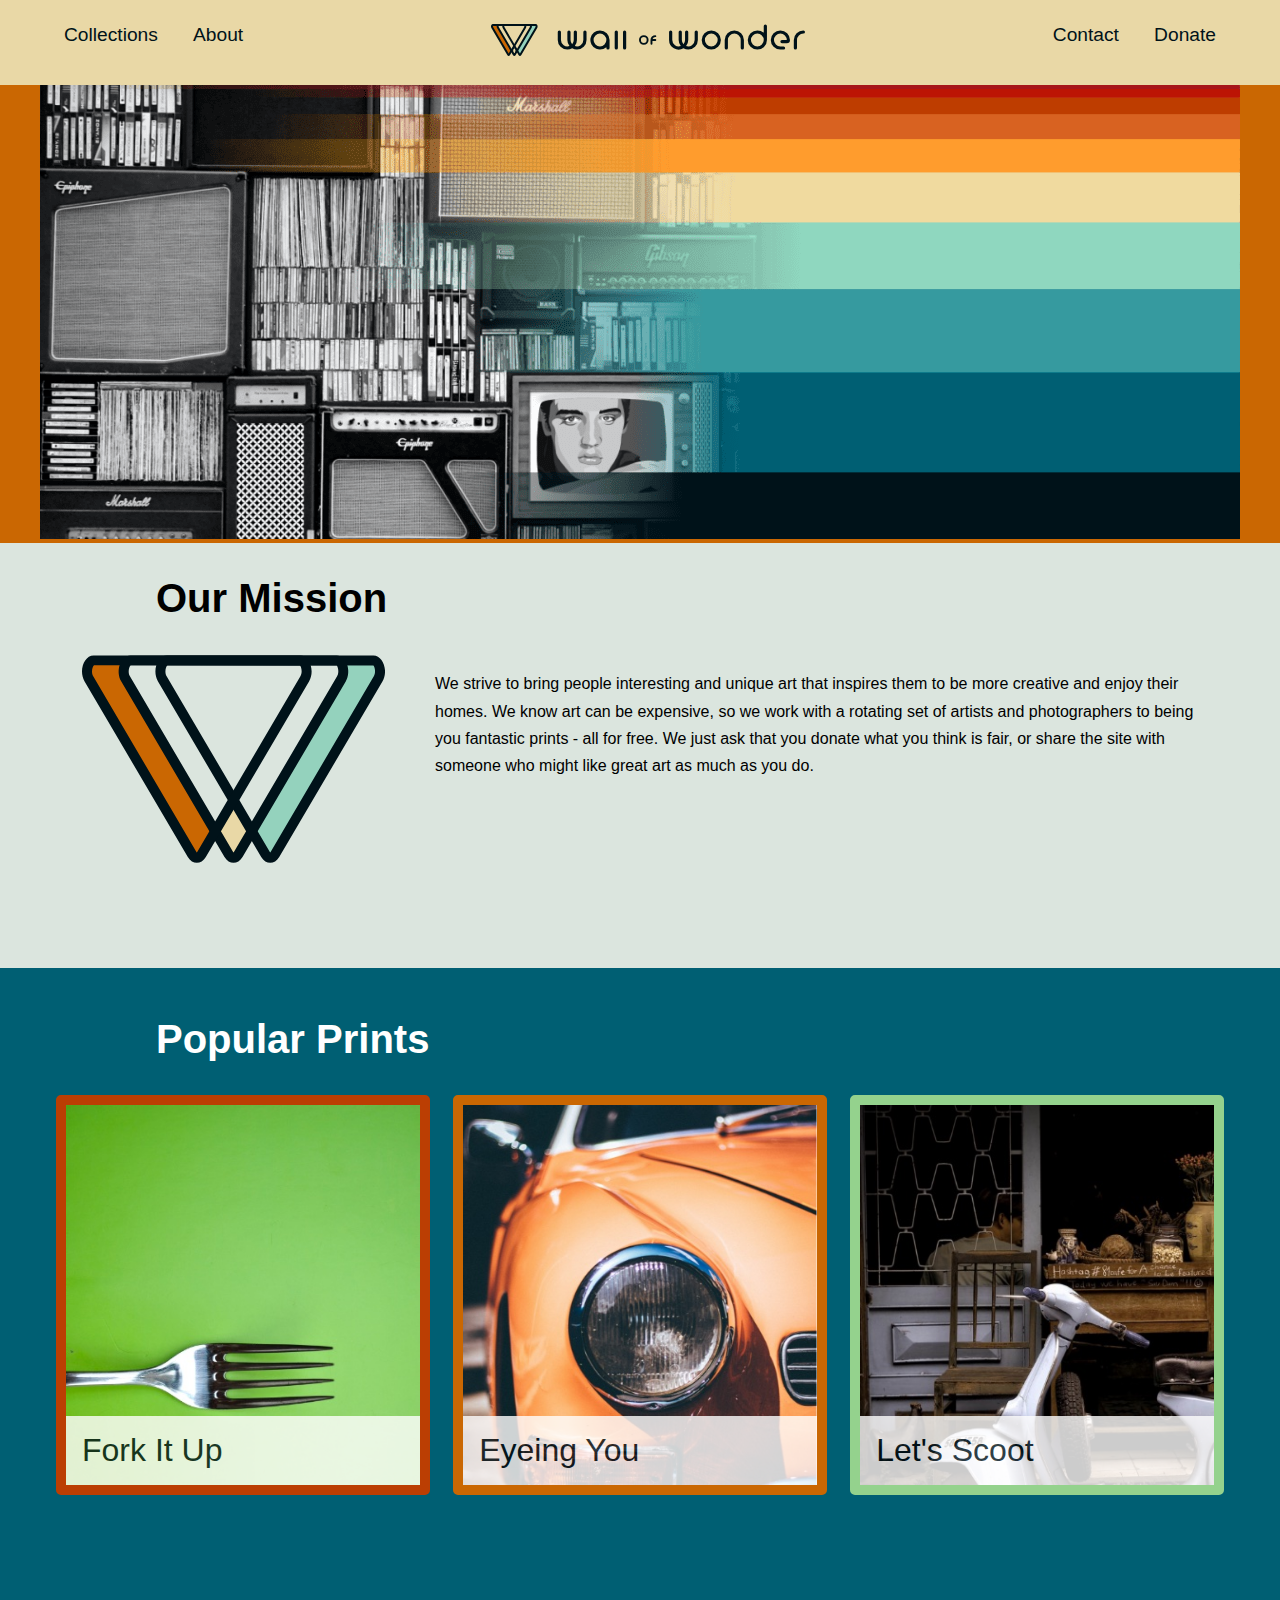
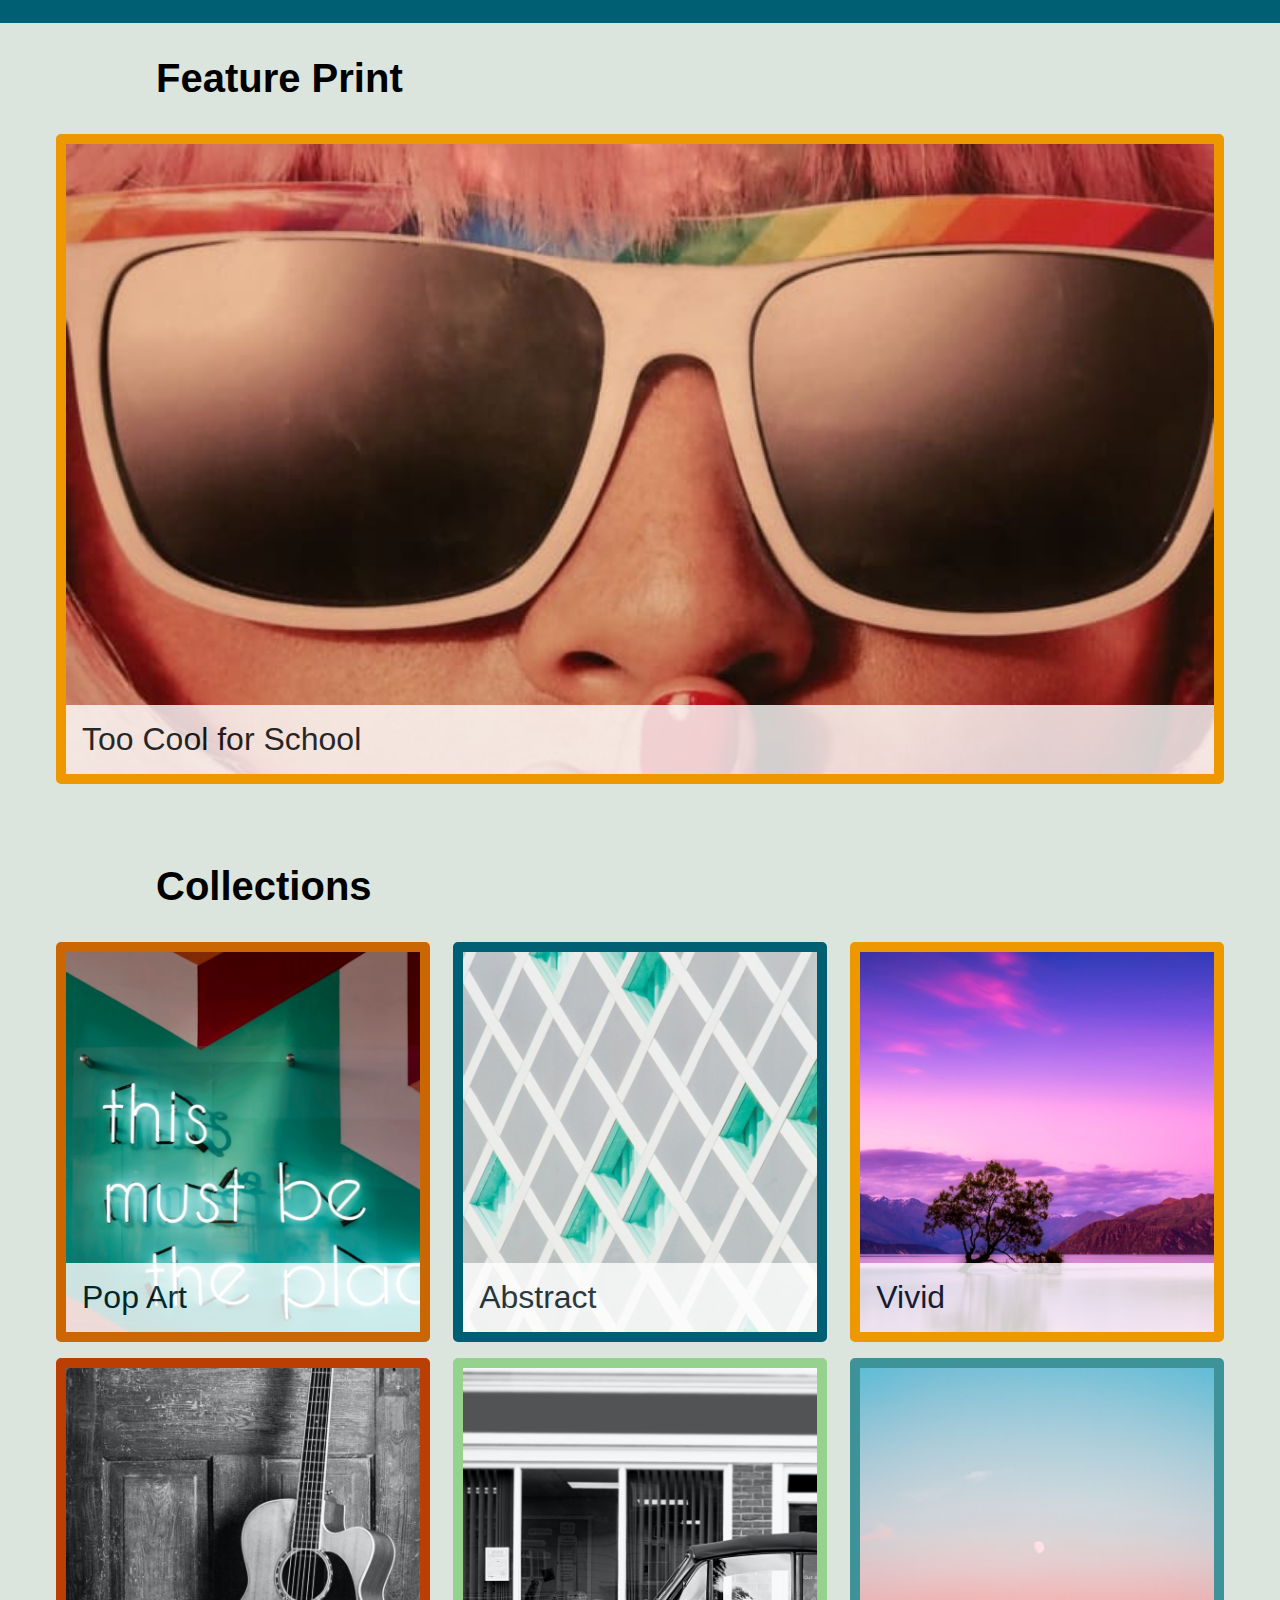
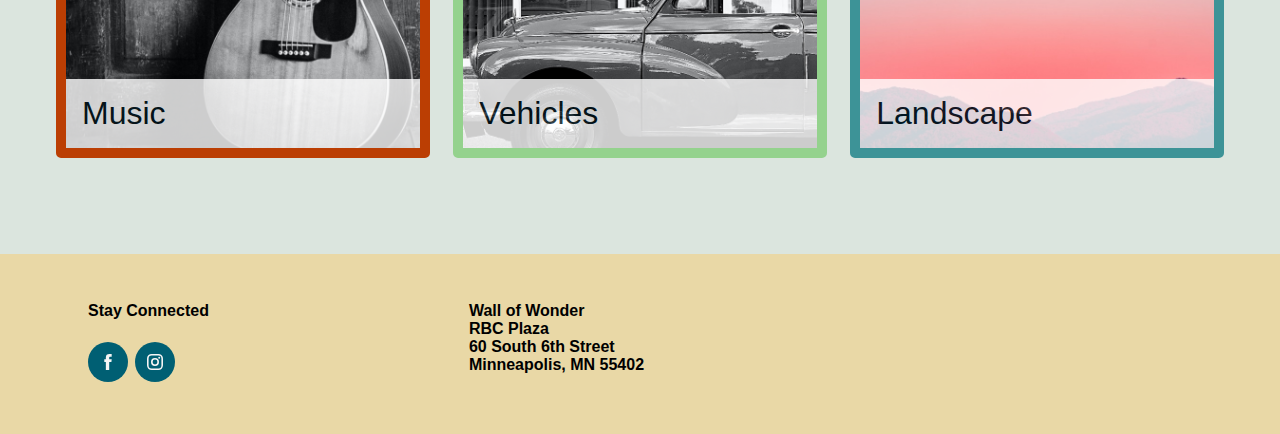
<file: Flexbox Exercises/index.html>
<!DOCTYPE html>
<html lang="en">
  <head>
    <meta charset="UTF-8" />
    <meta http-equiv="X-UA-Compatible" content="IE=edge" />
    <meta name="viewport" content="width=device-width, initial-scale=1.0" />
    <title>Collections</title>
    <link rel="stylesheet" href="css/style.css" />
  </head>
  <body>
    <div class="header">
      <header>
        <nav>
          <ul>
            <li>
              <a href="#"
                ><img
                  src="img/header-logo.svg"
                  alt="Wall of Wonder. Click for home"
              /></a>
            </li>
            <li><a href="#">Collections</a></li>
            <li><a href="#">About</a></li>
            <li><a href="#">Contact</a></li>
            <li><a href="#">Donate</a></li>
          </ul>
        </nav>
      </header>
    </div>

<!-- himagenes hero van aqui -->
    <section id="hero">
        <picture>
            <source srcset="img/hero-1200.png" media="(min-width: 839px)">
            <source srcset="img/hero-838.png" media="(min-width: 301px)">
            <img src="img/hero-300.png" alt="Rainbow hero image banner.">
        </picture>
    </section>

    <section id="mission">
      <h2>Our Mission</h2>
      <div class="mission">
        <figure class="order-2">
          <img src="img/logo.png" alt="logo" />
        </figure>
        <div class="order-1 childe-p">
          <p>
            We strive to bring people interesting and unique art that inspires
            them to be more creative and enjoy their homes. We know art can be
            expensive, so we work with a rotating set of artists and
            photographers to being you fantastic prints - all for free. We just
            ask that you donate what you think is fair, or share the site with
            someone who might like great art as much as you do.
          </p>
        </div>
      </div>
    </section>

    <div class="prints">
        <section id="popular">
            <h2>Popular Prints</h2>
            <ul>
                <li>
                    <figure class="color8">
                        <img src="img/fork-it-up.jpg" alt="a brilliant fork">
                        <figcaption><a href="#">Fork It Up</a></figcaption>
                    </figure>
                </li>
                <li>
                    <figure class="color7">
                        <img src="img/eyeing-you.jpg" alt="a beautiful classic orange car">
                        <figcaption><a href="#">Eyeing You</a></figcaption>
                    </figure>
                </li>
                <li>
                    <figure class="color4">
                        <img src="img/lets-scoot.jpg" alt="old fornitures">
                        <figcaption><a href="#">Let's Scoot</a></figcaption>
                    </figure>
                </li>
            </ul>
        </section>
    </div>

    <section id="featured">
        <h2>Feature Print</h2>
        <figure class="color6">
            <img sizes="(min-width: 300px) 33.3vw, 100vw" srcset="
                img/too-cool-300.jpg 300w,
                img/too-cool-740.jpg 740w,
                img/too-cool-1058.jpg 1058w,
                img/too-cool-1200.jpg 1200w" src="img/too-cool-1200.jpg" alt="closeup of woman in sunglasses showing eyes, nose, ans fingers over mouth">
            <figcaption><a href="#">Too Cool for School</a></figcaption>
        </figure>
    </section>

    <section id="collections">
      <h2>Collections</h2>
      <ul>
        <li>
          <figure class="color7">
            <img src="img/pop-art.jpg" alt="Pop Art: This must be the place" />
            <figcaption><a href="#">Pop Art</a></figcaption>
          </figure>
        </li>
        <li>
          <figure class="color2">
            <img
              src="img/abstract.jpg"
              alt="Abstract: grey and green squares."
            />
            <figcaption><a href="#">Abstract</a></figcaption>
          </figure>
        </li>
        <li>
          <figure class="color6">
            <img
              src="img/vivid.jpg"
              alt="Tree on island in lake with purple sunrise."
            />
            <figcaption><a href="#">Vivid</a></figcaption>
          </figure>
        </li>
        <li>
          <figure class="color8">
            <img
              src="img/music.jpg"
              alt="Music: guitar leaning against wall."
            />
            <figcaption><a href="#">Music</a></figcaption>
          </figure>
        </li>
        <li>
          <figure class="color4">
            <img src="img/vehicles.jpg" alt="Vehicles: 1930's car on street." />
            <figcaption><a href="#">Vehicles</a></figcaption>
          </figure>
        </li>
        <li>
          <figure class="color3">
            <img
              src="img/landscape.jpg"
              alt="Landscape: moonrise over tree-covered mountains."
            />
            <figcaption><a href="#">Landscape</a></figcaption>
          </figure>
        </li>
      </ul>
    </section>

    <div class="footer">
      <footer>
        <div class="social">
          <h4>Stay Connected</h4>
          <ul>
            <li><img src="img/facebook-icon.svg" alt="social network" /></li>
            <li><img src="img/instagram-icon.svg" alt="socila network" /></li>
          </ul>
        </div>

        <address>
          Wall of Wonder <br />
          RBC Plaza <br />
          60 South 6th Street <br />
          Minneapolis, MN 55402
        </address>
      </footer>
    </div>
  </body>
</html>
</file>
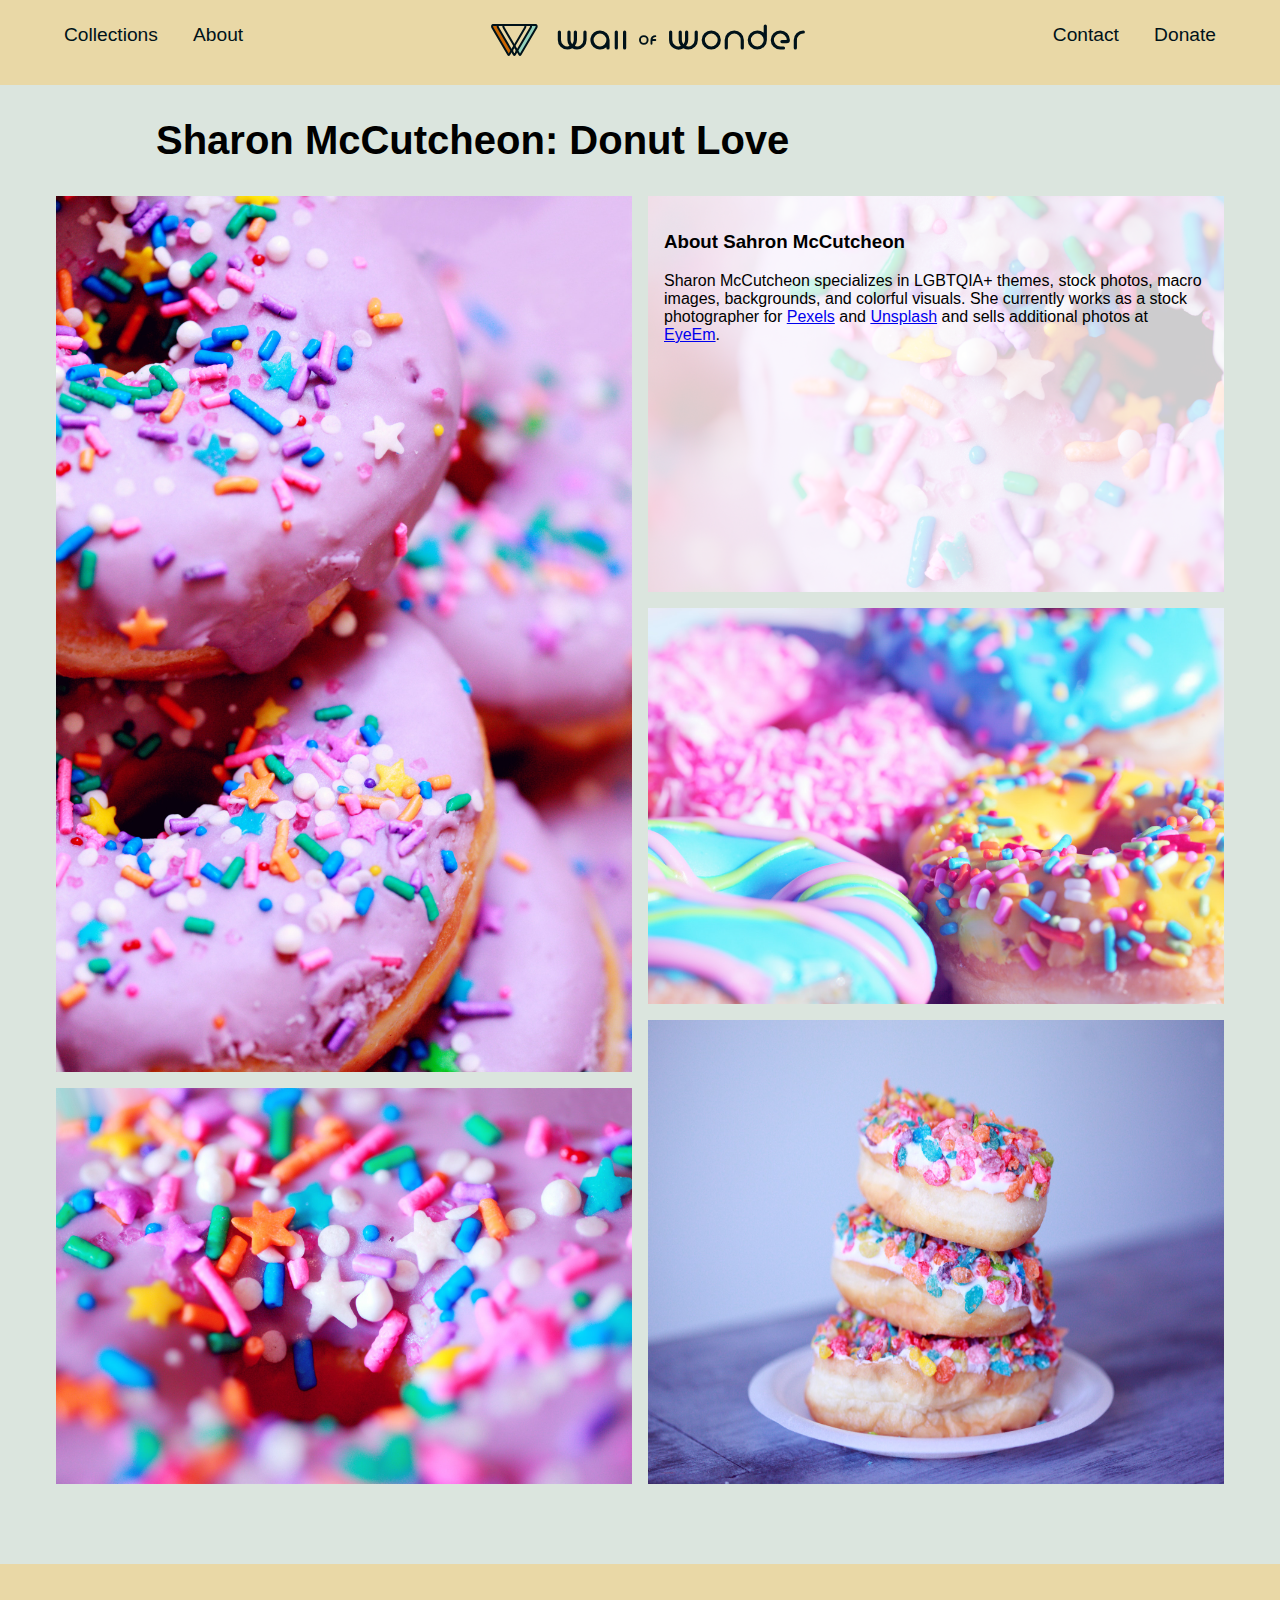
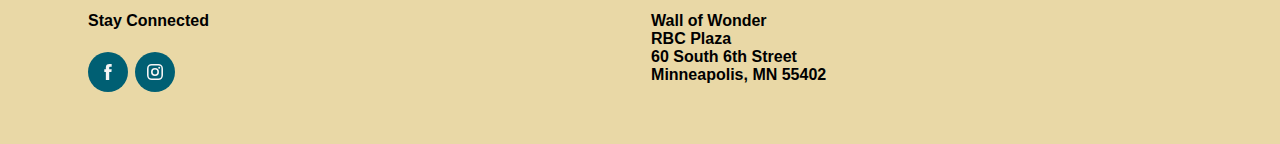
<file: CSS Grid Exercises/Final Project/index.html>
<!DOCTYPE html>
<html lang="en">
<head>
    <meta charset="UTF-8">
    <meta http-equiv="X-UA-Compatible" content="IE=edge">
    <meta name="viewport" content="width=device-width, initial-scale=1.0">
    <title>Final Project</title>
    <link rel="stylesheet" href="css/style.css">
</head>
<body>
    <div class="header">
        <header>
          <nav>
            <ul>
              <li>
                <a href="#"
                  ><img
                    src="img/header-logo.svg"
                    alt="Wall of Wonder. Click for home"
                /></a>
              </li>
              <li><a href="#">Collections</a></li>
              <li><a href="#">About</a></li>
              <li><a href="#">Contact</a></li>
              <li><a href="#">Donate</a></li>
            </ul>
          </nav>
        </header>
    </div>
  
    <section class="artist">
        <h2>Sharon McCutcheon: Donut Love</h2>
        <ul>
            <li class="text show">
                <h3>About Sahron McCutcheon</h3>
                <p>Sharon McCutcheon specializes in LGBTQIA+ themes, stock photos, macro images, backgrounds, and colorful visuals. She currently works as a stock photographer for <a href="https://www.pexels.com/@mccutcheon">Pexels</a> and <a href="https://unsplash.com/@sharonmccutcheon">Unsplash</a> and sells additional photos at <a href="https://www.eyeem.com/u/mccutcheon">EyeEm</a>.</p>
            </li>
            <li class="d1">
                    <img src="img/donut1.jpg" alt="">
            </li>
            <li class="d2">
                    <img src="img/donut2.jpg" alt="">
            </li>
            <li class="d3">
                    <img src="img/donut3.jpg" alt="">
            </li>
            <li class="d4">
                    <img src="img/donut4.jpg" alt="">
            </li>
            <li class="d5">
                    <img src="img/donut5.jpg" alt="">
            </li>
        </ul>
    </section>

    <div class="footer">
        <footer>
          <div class="social">
            <h4>Stay Connected</h4>
            <ul>
              <li><img src="img/facebook-icon.svg" alt="social network" /></li>
              <li><img src="img/instagram-icon.svg" alt="socila network" /></li>
            </ul>
          </div>
  
          <address>
            Wall of Wonder <br />
            RBC Plaza <br />
            60 South 6th Street <br />
            Minneapolis, MN 55402
          </address>
        </footer>
    </div>
</body>
</html>
</file>
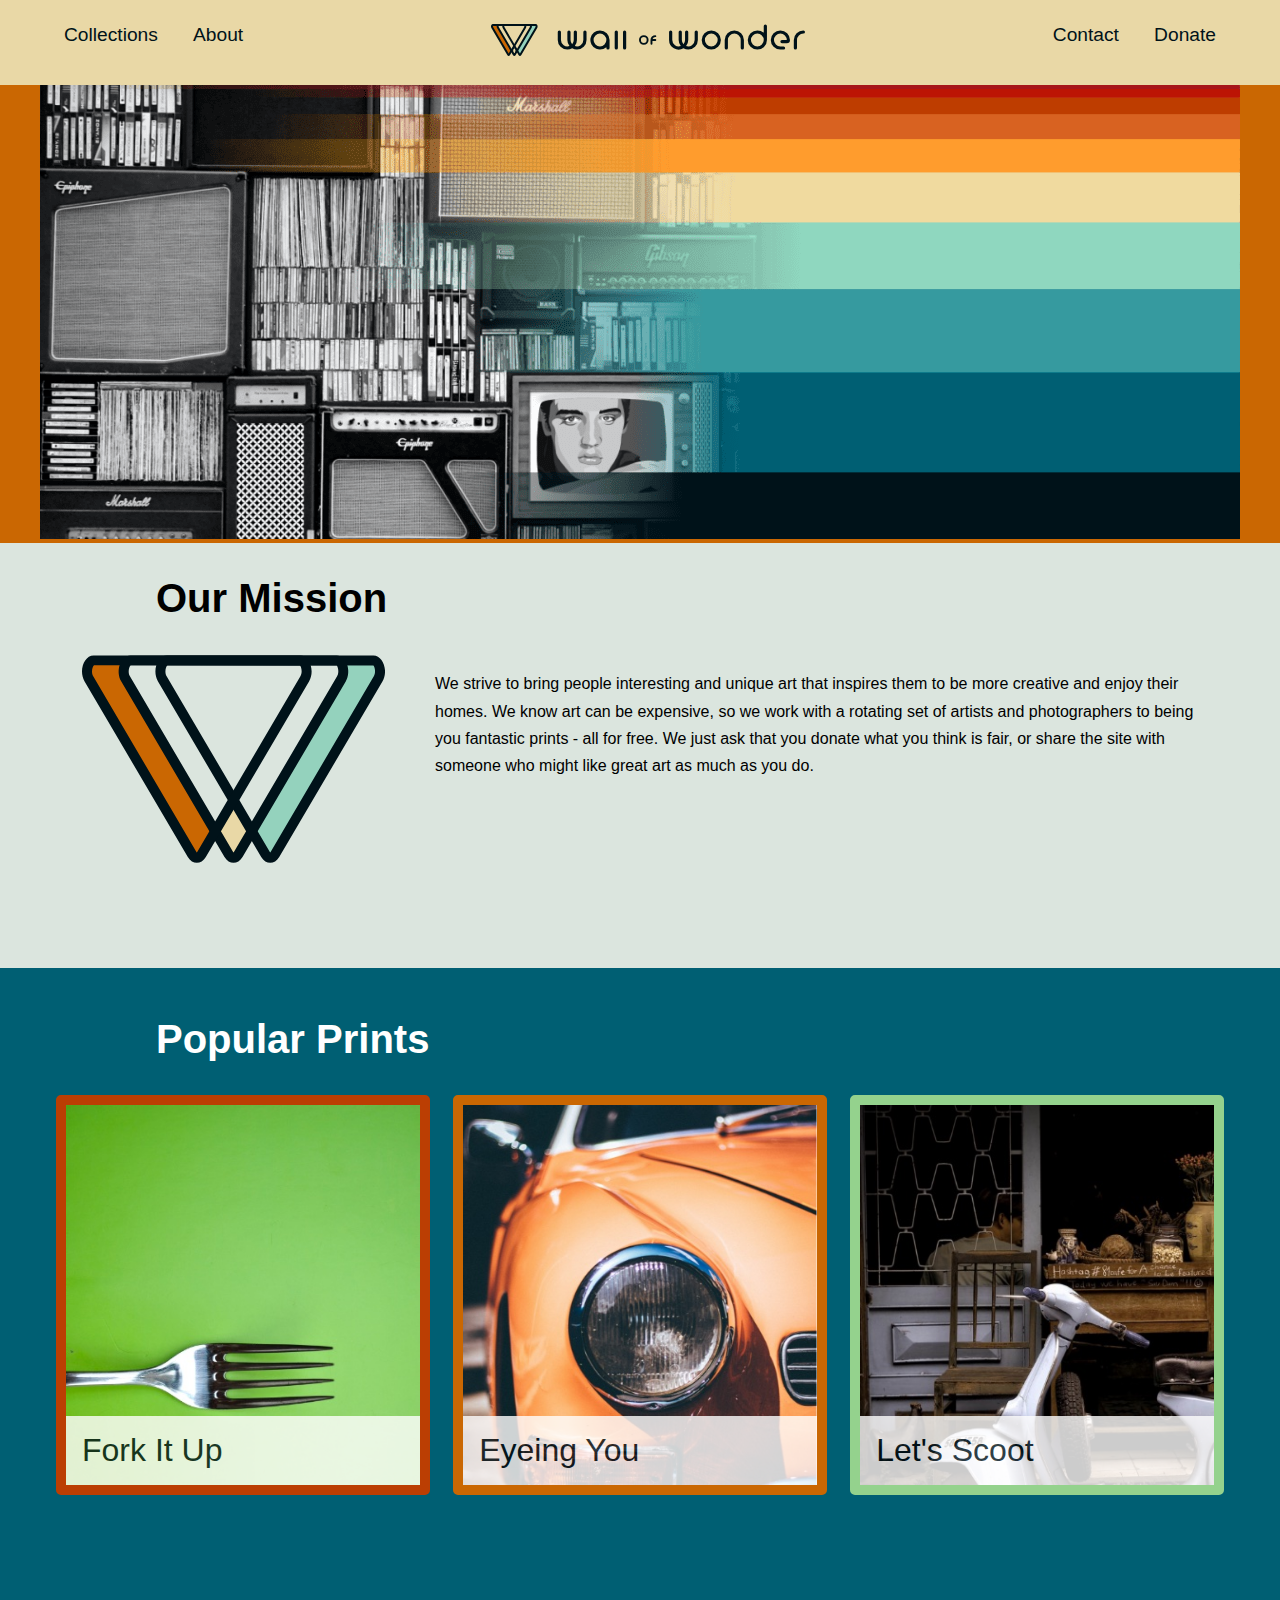
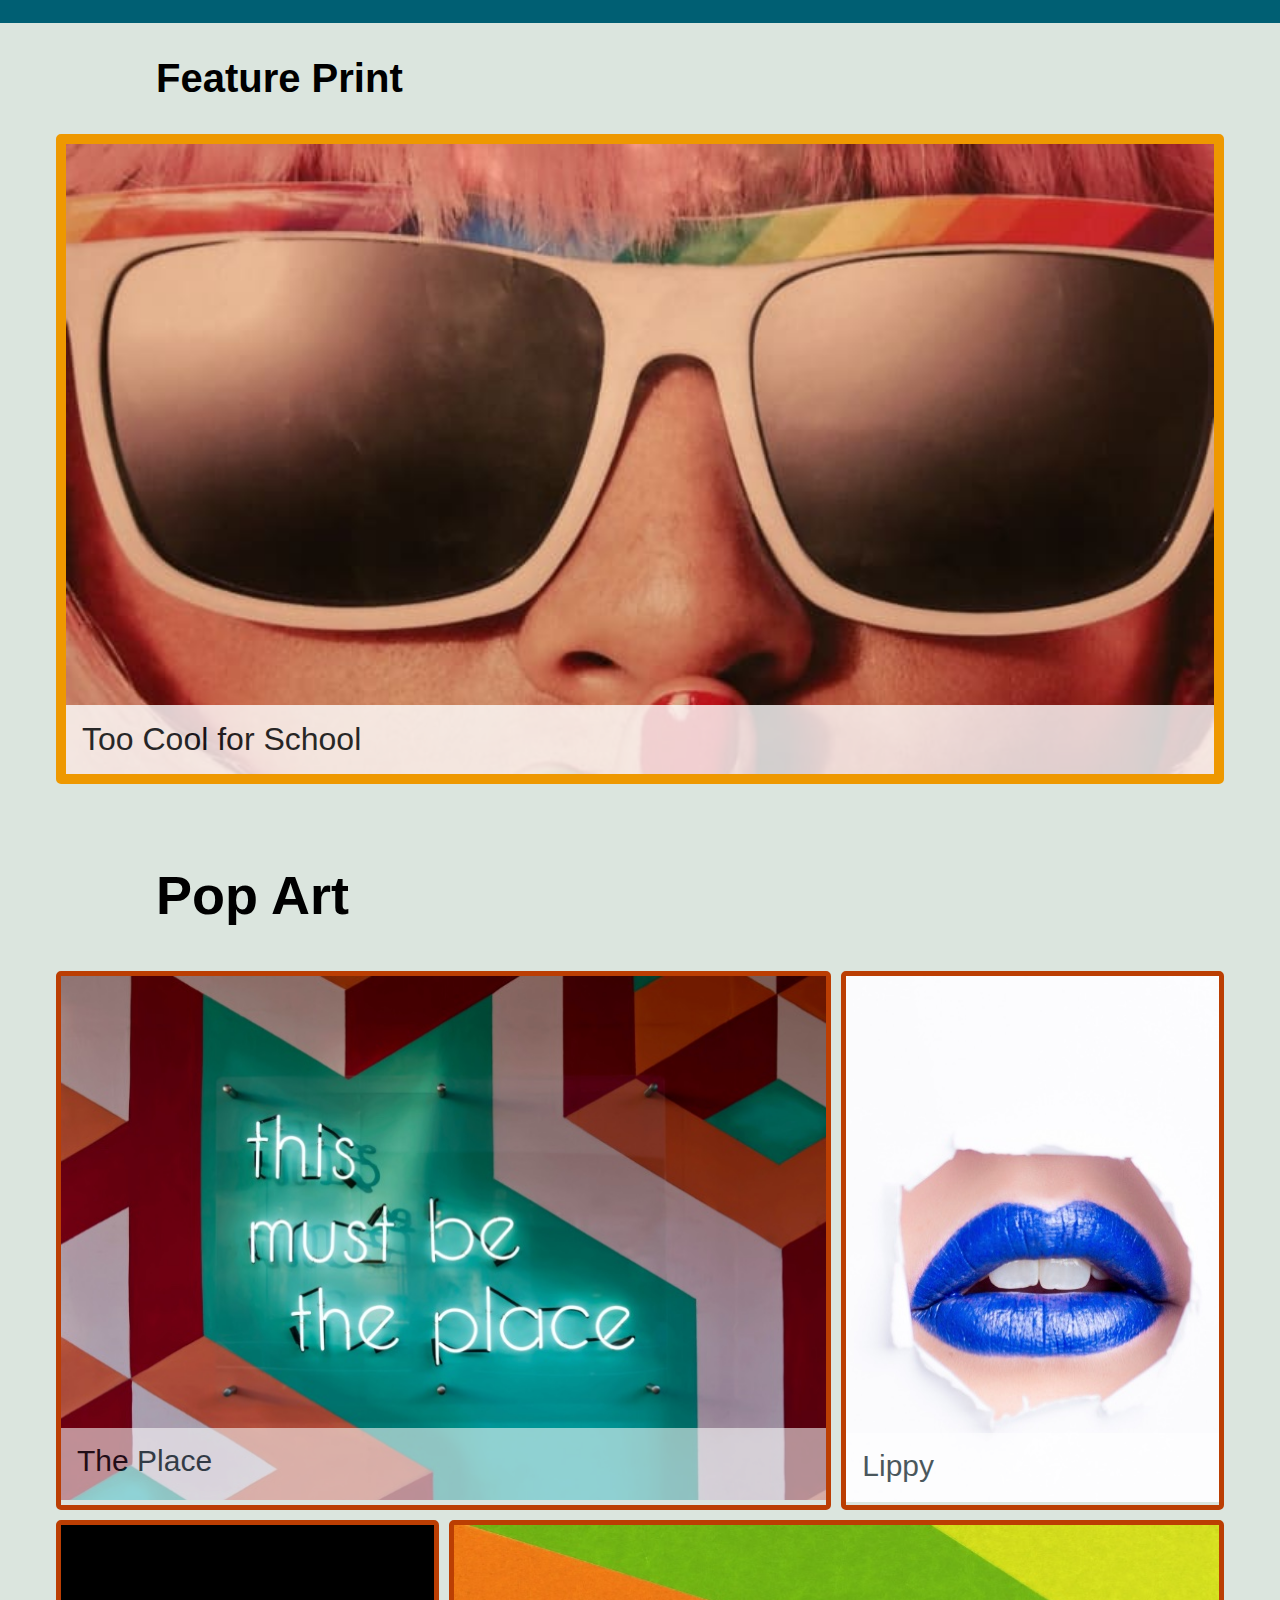
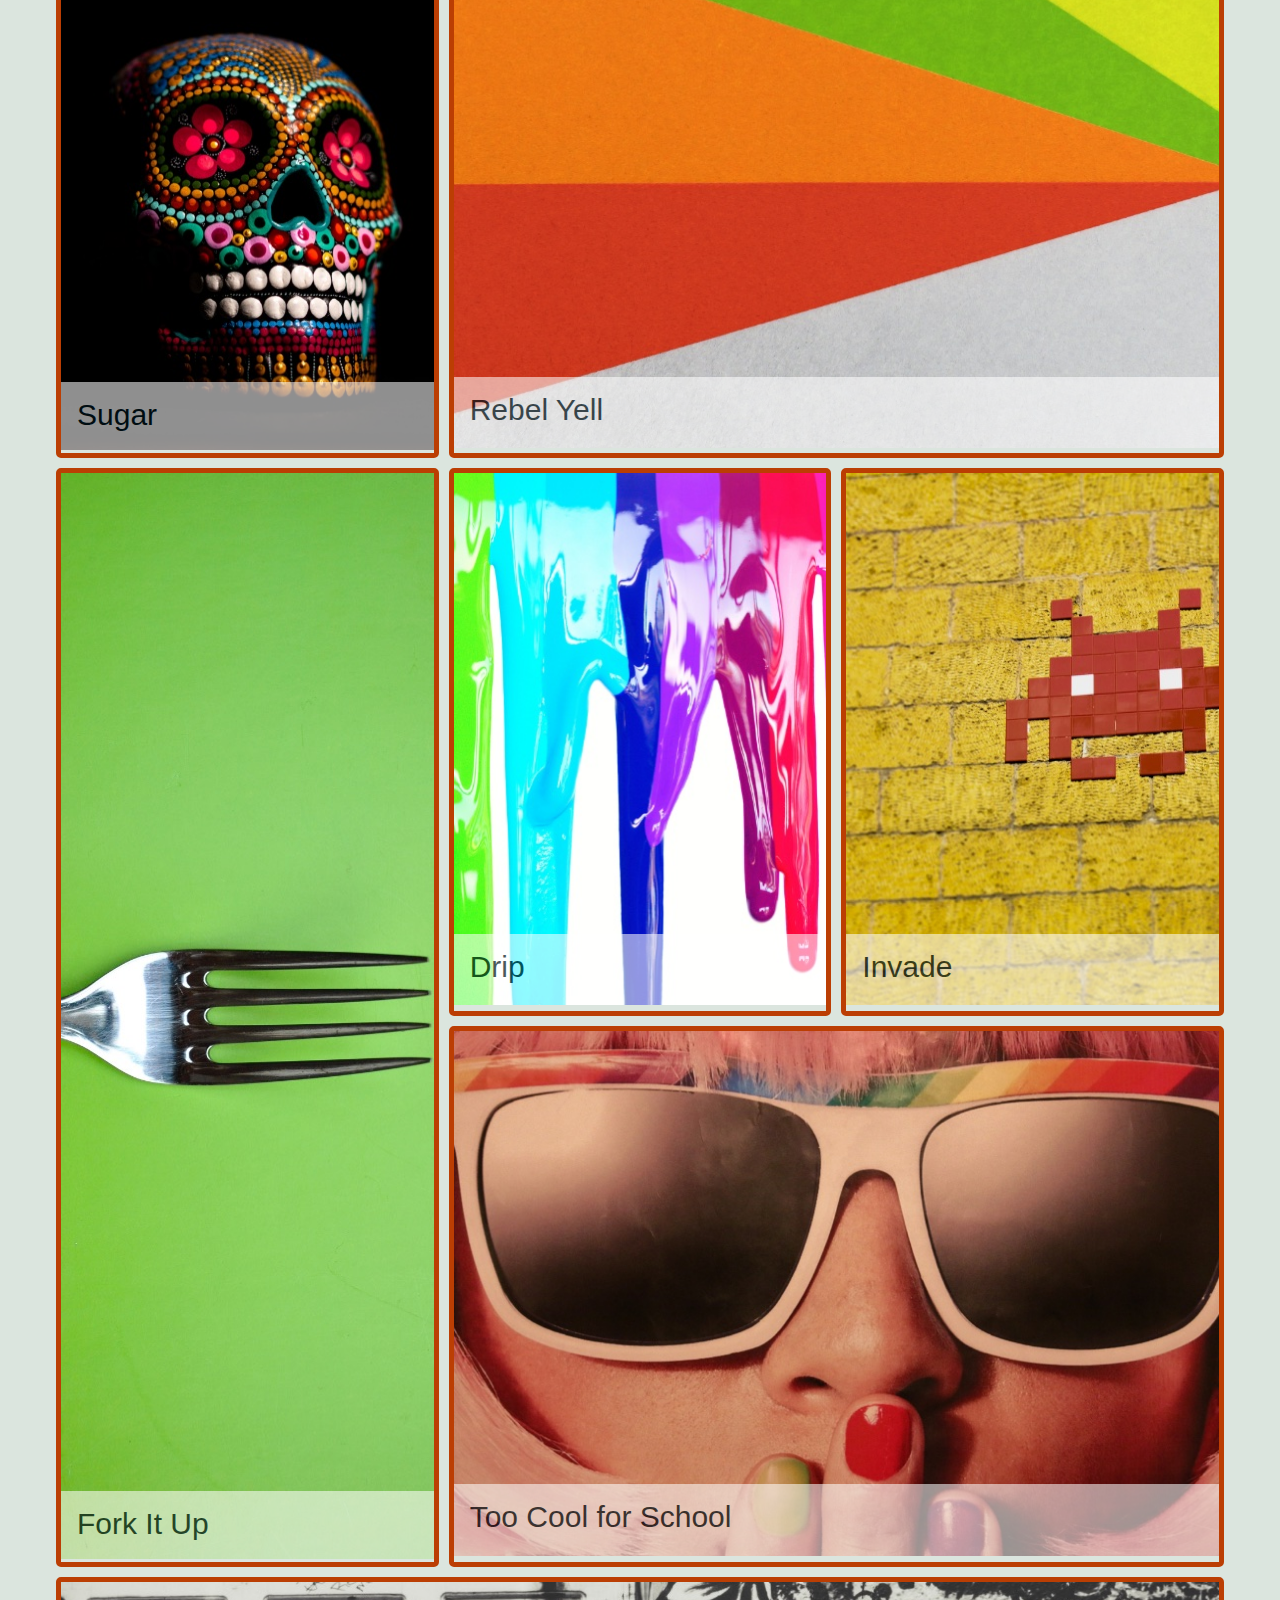
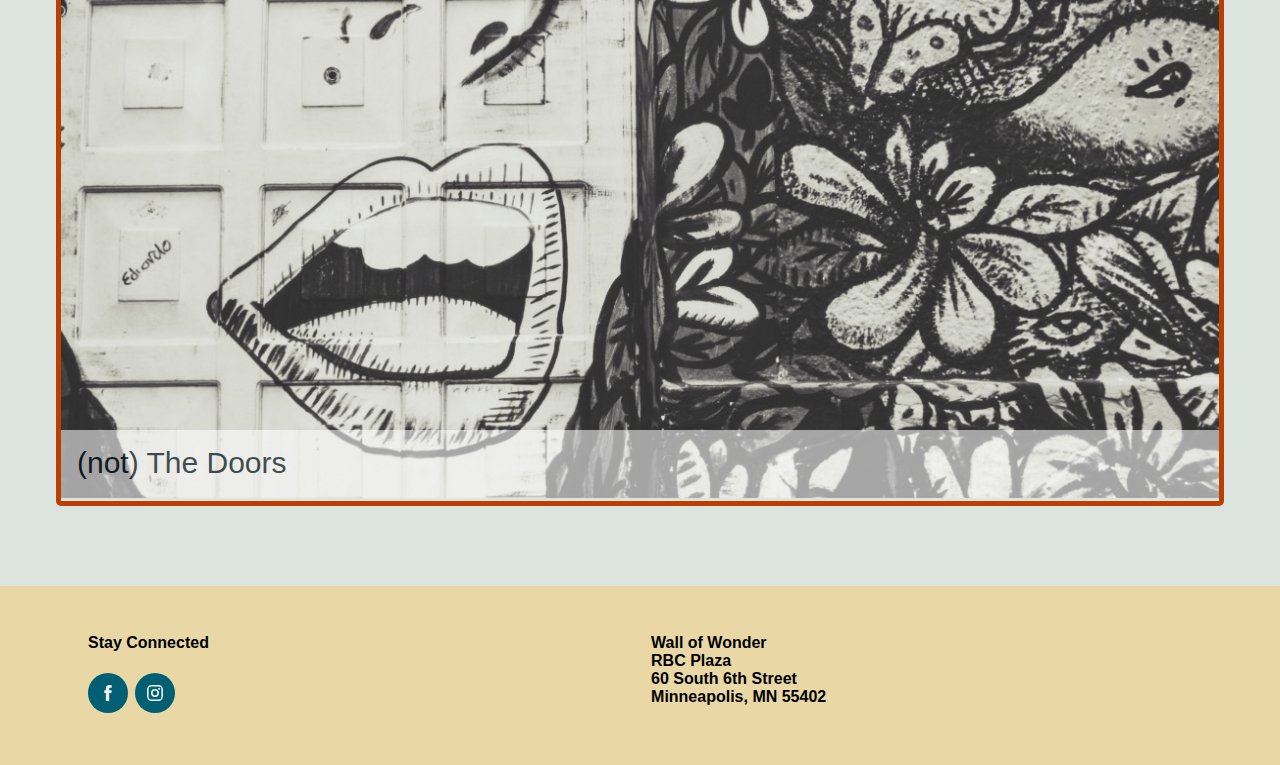
<file: CSS Grid Exercises/Home page/index.html>
<!DOCTYPE html>
<html lang="en">
<head>
    <meta charset="UTF-8">
    <meta http-equiv="X-UA-Compatible" content="IE=edge">
    <meta name="viewport" content="width=device-width, initial-scale=1.0">
    <title>home page with grid</title>
    <link rel="stylesheet" href="css/style.css">
</head>
<body>
    <div class="header">
        <header>
          <nav>
            <ul>
              <li>
                <a href="#"
                  ><img
                    src="img/header-logo.svg"
                    alt="Wall of Wonder. Click for home"
                /></a>
              </li>
              <li><a href="#">Collections</a></li>
              <li><a href="#">About</a></li>
              <li><a href="#">Contact</a></li>
              <li><a href="#">Donate</a></li>
            </ul>
          </nav>
        </header>
      </div>
  
  <!-- himagenes hero van aqui -->
      <section id="hero" class="hero">
          <picture>
              <source srcset="img/hero-1200.png" media="(min-width: 839px)">
              <source srcset="img/hero-838.png" media="(min-width: 301px)">
              <img src="img/hero-300.png" alt="Rainbow hero image banner.">
          </picture>
      </section>
  
      <section id="mission">
        <h2>Our Mission</h2>
        <div class="mission">
          <figure class="order-2">
            <img src="img/logo.png" alt="logo" />
          </figure>
          <div class="order-1 childe-p">
            <p>
              We strive to bring people interesting and unique art that inspires
              them to be more creative and enjoy their homes. We know art can be
              expensive, so we work with a rotating set of artists and
              photographers to being you fantastic prints - all for free. We just
              ask that you donate what you think is fair, or share the site with
              someone who might like great art as much as you do.
            </p>
          </div>
        </div>
      </section>
  
      <div class="prints">
          <section id="popular">
              <h2>Popular Prints</h2>
              <ul>
                  <li>
                      <figure class="color8">
                          <img src="img/fork-it-up.jpg" alt="a brilliant fork">
                          <figcaption><a href="#">Fork It Up</a></figcaption>
                      </figure>
                  </li>
                  <li>
                      <figure class="color7">
                          <img src="img/eyeing-you.jpg" alt="a beautiful classic orange car">
                          <figcaption><a href="#">Eyeing You</a></figcaption>
                      </figure>
                  </li>
                  <li>
                      <figure class="color4">
                          <img src="img/lets-scoot.jpg" alt="old fornitures">
                          <figcaption><a href="#">Let's Scoot</a></figcaption>
                      </figure>
                  </li>
              </ul>
          </section>
      </div>
  
      <section id="featured" class="featured">
          <h2>Feature Print</h2>
          <figure class="color6">
              <img sizes="(min-width: 300px) 33.3vw, 100vw" srcset="
                  img/too-cool-300.jpg 300w,
                  img/too-cool-740.jpg 740w,
                  img/too-cool-1058.jpg 1058w,
                  img/too-cool-1200.jpg 1200w" src="img/too-cool-1200.jpg" alt="closeup of woman in sunglasses showing eyes, nose, ans fingers over mouth">
              <figcaption><a href="#">Too Cool for School</a></figcaption>
          </figure>
      </section>
  
      <section id="popart" class="popart">
        <h2>Pop Art</h2>
        <ul>
            <li class="colspan2">
                <figure >
                    <img src="img/1-place.jpg" alt="Pop Art: This must be the place" />
                    <figcaption><a href="#">The Place</a></figcaption>
                </figure>
            </li>
            <li>
                <figure >
                    <img src="img/2-lippy.jpg" alt="A face showing a nose and blue lips on a white background." />
                    <figcaption><a href="#">Lippy</a></figcaption>
                </figure>
            </li>
            <li>
                <figure>
                    <img src="img/3-skull.jpg" alt="Mexican Sugar skull." />
                    <figcaption><a href="#">Sugar</a></figcaption>
                </figure>
            </li>
            <li class="colspan2">
                <figure>
                    <img src="img/4-yell.jpg" alt="Red, orange, green, and yellow wedges converging on a point." />
                    <figcaption><a href="#">Rebel Yell</a></figcaption>
                </figure>
            </li>
            <li class="rowspan2">
                <figure>
                    <img src="img/5-fork.jpg" alt="Fork on a green background." />
                    <figcaption><a href="#">Fork It Up</a></figcaption>
                </figure>
            </li>
            <li>
                <figure>
                    <img src="img/6-drip.jpg" alt="Rainbow paint colors dripping down a wall." />
                    <figcaption><a href="#">Drip</a></figcaption>
                </figure>
            </li>
            <li>
                <figure>
                    <img src="img/7-invade.jpg" alt="Orange space invader on a yellow wall." />
                    <figcaption><a href="#">Invade</a></figcaption>
                </figure>
            </li>
            <li class="colspan2">
                <figure>
                    <img src="img/8-school.jpg" alt="Woman in sunglasses close up." />
                    <figcaption><a href="#">Too Cool for School</a></figcaption>
                </figure>
            </li>
            <li class="colspan3">
                <figure>
                    <img src="img/9-doors.jpg" alt="Garage door painted to look like a Doors album cover." />
                    <figcaption><a href="#">(not) The Doors</a></figcaption>
                </figure>
            </li>
        </ul>
      </section>
  
      <div class="footer">
        <footer>
          <div class="social">
            <h4>Stay Connected</h4>
            <ul>
              <li><img src="img/facebook-icon.svg" alt="social network" /></li>
              <li><img src="img/instagram-icon.svg" alt="socila network" /></li>
            </ul>
          </div>
  
          <address>
            Wall of Wonder <br />
            RBC Plaza <br />
            60 South 6th Street <br />
            Minneapolis, MN 55402
          </address>
        </footer>
      </div>
</body>
</html>
</file>
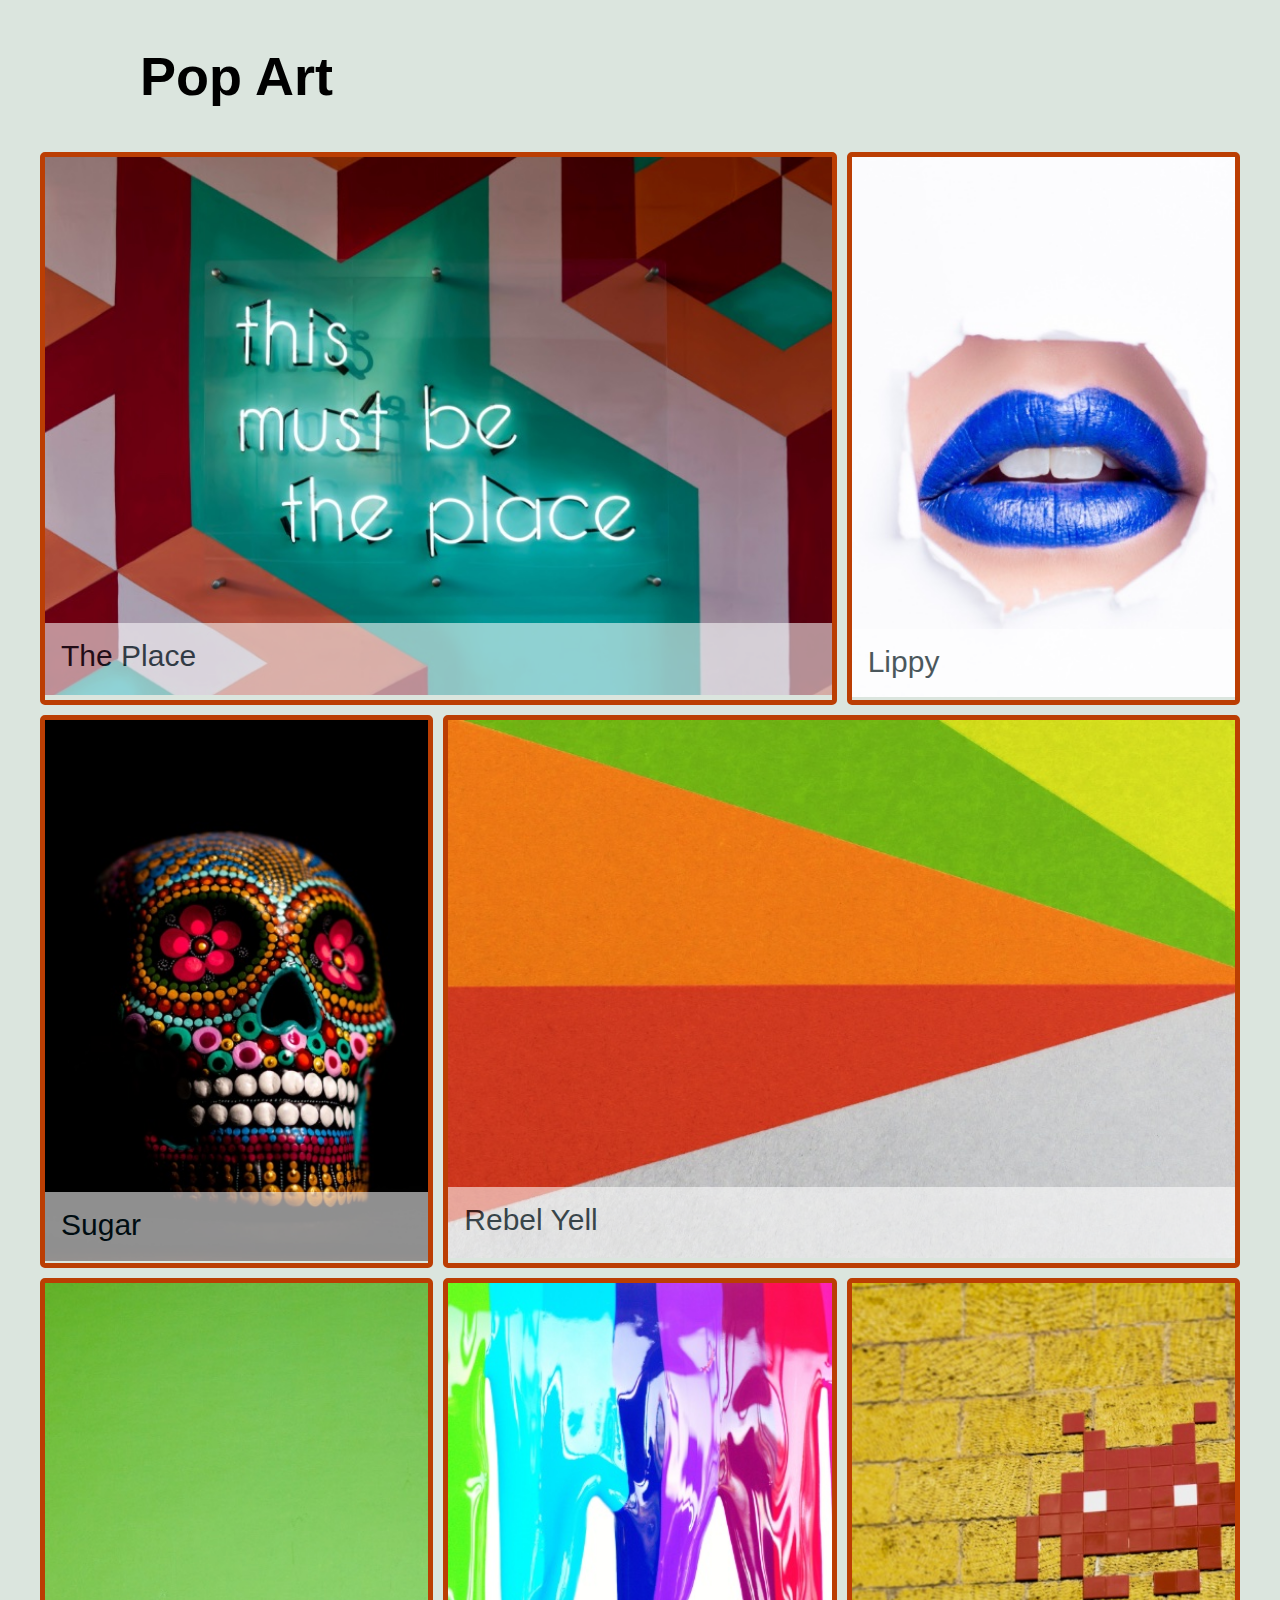
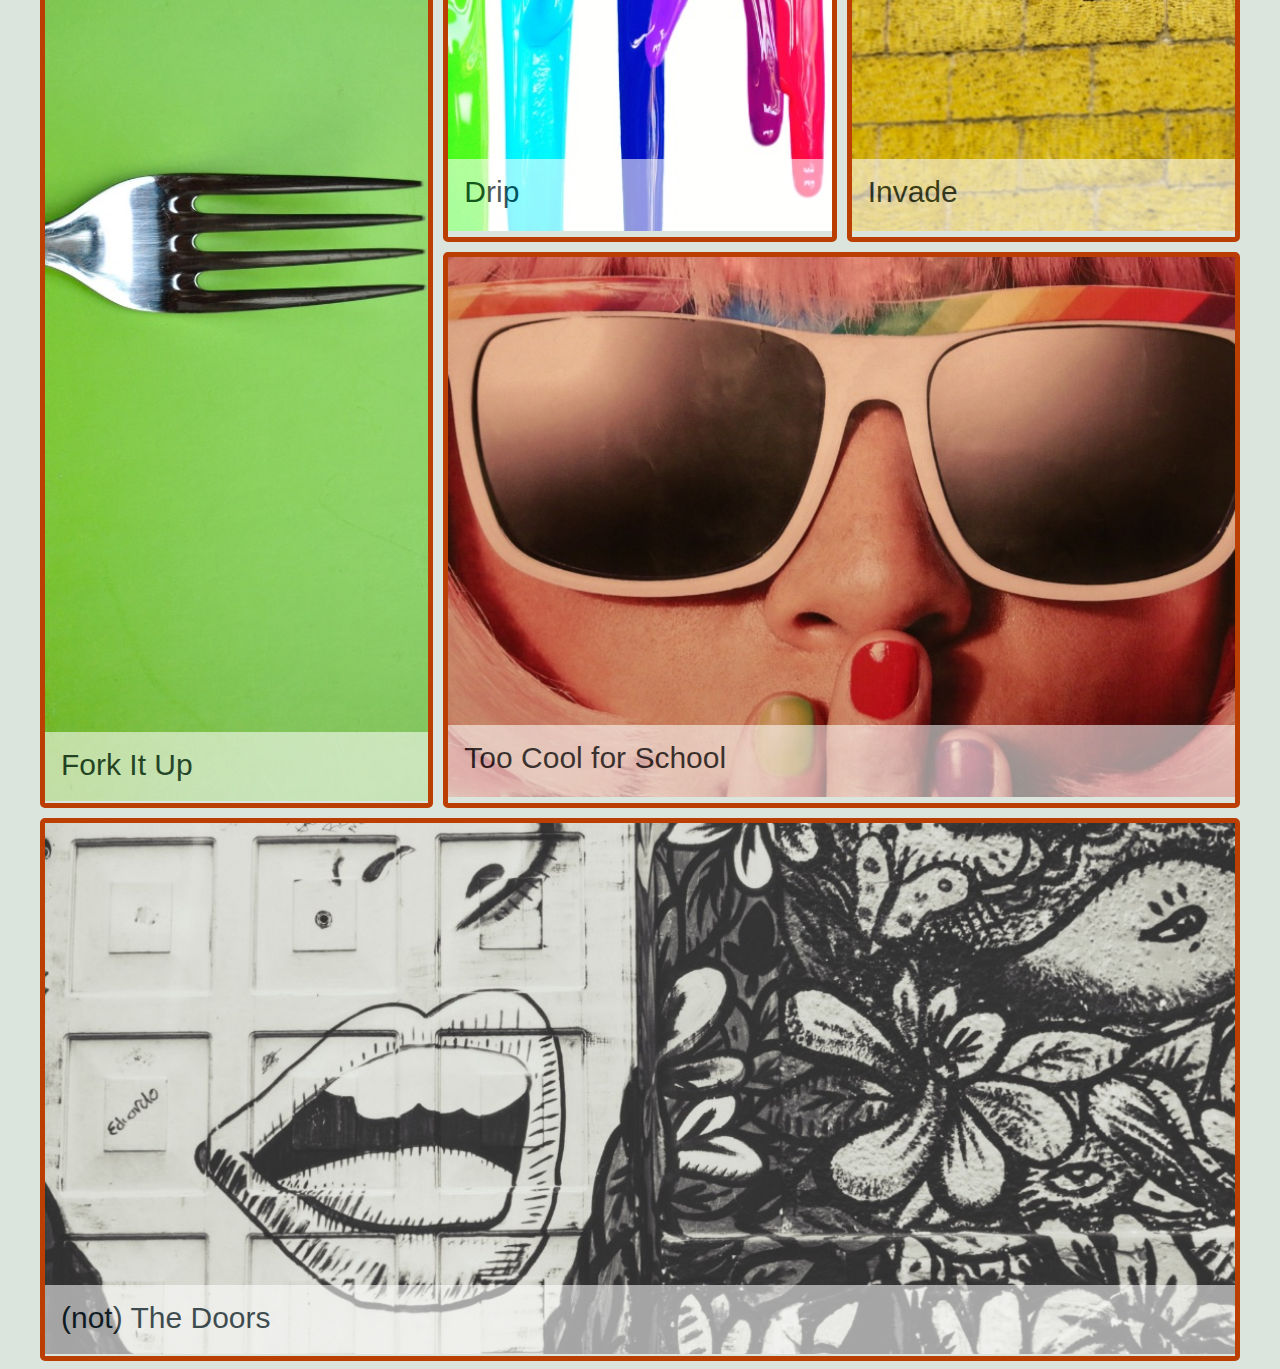
<file: CSS Grid Exercises/Mosaic Grid/index.html>
<!DOCTYPE html>
<html lang="en">
<head>
    <meta charset="UTF-8">
    <meta http-equiv="X-UA-Compatible" content="IE=edge">
    <meta name="viewport" content="width=device-width, initial-scale=1.0">
    <title>CSS Grid Exercise</title>
    <link rel="stylesheet" href="css/style.css">
</head>
<body>
    <section id="popart" class="popart">
        <h2>Pop Art</h2>
        <ul>
            <li class="colspan2">
                <figure >
                    <img src="img/1-place.jpg" alt="Pop Art: This must be the place" />
                    <figcaption><a href="#">The Place</a></figcaption>
                </figure>
            </li>
            <li>
                <figure >
                    <img src="img/2-lippy.jpg" alt="A face showing a nose and blue lips on a white background." />
                    <figcaption><a href="#">Lippy</a></figcaption>
                </figure>
            </li>
            <li>
                <figure>
                    <img src="img/3-skull.jpg" alt="Mexican Sugar skull." />
                    <figcaption><a href="#">Sugar</a></figcaption>
                </figure>
            </li>
            <li class="colspan2">
                <figure>
                    <img src="img/4-yell.jpg" alt="Red, orange, green, and yellow wedges converging on a point." />
                    <figcaption><a href="#">Rebel Yell</a></figcaption>
                </figure>
            </li>
            <li class="rowspan2">
                <figure>
                    <img src="img/5-fork.jpg" alt="Fork on a green background." />
                    <figcaption><a href="#">Fork It Up</a></figcaption>
                </figure>
            </li>
            <li>
                <figure>
                    <img src="img/6-drip.jpg" alt="Rainbow paint colors dripping down a wall." />
                    <figcaption><a href="#">Drip</a></figcaption>
                </figure>
            </li>
            <li>
                <figure>
                    <img src="img/7-invade.jpg" alt="Orange space invader on a yellow wall." />
                    <figcaption><a href="#">Invade</a></figcaption>
                </figure>
            </li>
            <li class="colspan2">
                <figure>
                    <img src="img/8-school.jpg" alt="Woman in sunglasses close up." />
                    <figcaption><a href="#">Too Cool for School</a></figcaption>
                </figure>
            </li>
            <li class="colspan3">
                <figure>
                    <img src="img/9-doors.jpg" alt="Garage door painted to look like a Doors album cover." />
                    <figcaption><a href="#">(not) The Doors</a></figcaption>
                </figure>
            </li>
        </ul>
    </section>
</body>
</html>
</file>
<file: Flexbox Exercises/css/style.css>
/* colors - see style guide for docs. 
Clearly there is more you could place in variables, up to you if you want to use them. My answer does not go beyond colors to keep the code easier to read. */

:root {
  --color1: #001219;
  --color2: #005f73;
  --color3: #3d9397;
  --color4: #94d28d;
  --color5: #e9d8a6;
  --color6: #ee9800;
  --color7: #ca6702;
  --color8: #bb3e03;
  --color9: #ae2012;
  --color10: #9b2226;
}

/* generic site styles */

html {
  box-sizing: border-box;
}

*,
*::before,
*::after {
  box-sizing: inherit;
}

body {
  font-family: "Segoe UI", Tahoma, Geneva, Verdana, sans-serif;
  background-color: #dbe5de;
  padding: 0;
  margin: 0;
}

section {
  max-width: 1200px;
  /* margin: 0 auto; */
  padding: 0 1rem;
  margin: 0 auto 5rem auto;
}

section h2 {
  font-size: 2.5rem;
}

/* header and nav styles */

.header {
  background-color: var(--color5);
}

header {
  padding: 1rem;
  max-width: 1200px;
  margin: 0 auto;
}

/* navigation styling -  */

nav ul {
  list-style-type: none;
  margin: 0;
  padding: 0;

  display: flex;
  flex-flow: row wrap;
  justify-content: space-around;
  align-items: space-between;
}

nav li {
  flex-basis: 48%;
  margin-bottom: 0.5rem;
}

nav li:first-child {
  flex-basis: 100%;
  text-align: center;
}

nav a {
  text-decoration: none;
  font-size: 1.2rem;
  color: white;
  background-color: var(--color10);
  display: block;
  padding: 0.5rem;
  border-radius: 5px;
  text-align: center;
}

nav a:hover {
  background-color: var(--color1);
  color: var(--color5);
}

nav li:first-child a {
  background-color: transparent;
}

/* hero style */
#hero {
  background-color: var(--color7);
  text-align: center;
  max-width: 100%;
  padding: 0;
  margin: 0;
}
#hero img {
  max-width: 100%;
  max-height: 454px;
}

/* dando estilos a la parte de la mision */

section .mission {
  margin: 0;
  padding: 0;
  display: flex;
  flex-wrap: wrap-reverse;
  line-height: 1.7;
}

section .mission .childe {
  flex-basis: 100%;
}

/* featured image styles */

#featured figure {
  max-height: 650px;
}

#featured img {
  object-position: 0;
}

/* popular print styles */
.prints {
  background-color: var(--color2);
  color: white;
  padding: 1rem 0 2rem 0;
}

.prints figure {
  height: 100%;
  max-height: 400px;
}

/* estilos de la parte de collections */

ul {
  padding: 0;
  margin: 0;
}

section ul li {
  flex-basis: 100%;
  list-style: none;
}

section figure {
  max-height: 400px;
  overflow: hidden;
  border-radius: 5px;
  position: relative;
  border: 10px solid;
}

figcaption {
  position: absolute;
  bottom: 0%;
  width: 100%;
  opacity: 0.8;
  background-color: #fff;
  margin: 0;
  padding: 0;
  font-size: 2rem;
}

figure {
  margin: 0;
  margin-bottom: 1rem;
}

figcaption a {
  display: block;
  padding: 1rem;
  text-decoration: none;
  color: var(--color1);
}

figure img {
  width: 100%;
  /* object-fit sirve para ajusta la imagen dentro de nuesto contenedor si estamos trabajando con altura maxima */
  /* object-fit: cover;    
    object-position: 0; */
}

.color2,
.color2 a:hover {
  border-color: var(--color2);
  color: var(--color2);
}
.color3,
.color3 a:hover {
  border-color: var(--color3);
  color: var(--color3);
}
.color4,
.color4 a:hover {
  border-color: var(--color4);
  color: var(--color4);
}
.color6,
.color6 a:hover {
  border-color: var(--color6);
  color: var(--color6);
}
.color7,
.color7 a:hover {
  border-color: var(--color7);
  color: var(--color7);
}
.color8,
.color8 a:hover {
  border-color: var(--color8);
  color: var(--color8);
}

/* quitandole borde al logo de mision */
.mission figure {
  border: none;
}
/* footer style */

.footer {
  background-color: var(--color5);
}

footer {
  max-width: 1200px;
  display: flex;
  flex-flow: column wrap;
  padding: 3rem;
  margin: 0 auto;
}

footer h4 {
  margin-top: 0;
}

.social ul {
  list-style: none;
  padding: 0;
  margin: 0;
  display: flex;
  flex-flow: row wrap;
  /* justify-content: flex-start; */
  gap: 2%;
}

footer address {
  font-weight: bold;
  margin-top: 2rem;
  font-style: normal;
}

/* Initial mobile layout: a series of images stacked on top of each other with the figure caption over the image. */

/* At this breakpoint, transition to 2 figures per line */

@media (min-width: 550px) {
  section .mission {
    display: flex;
    flex-flow: row nowrap;
    justify-content: space-evenly;
    gap: 2%;
  }

  section .mission .childe-p {
    flex-basis: 49%;
  }

  section ul,
  footer {
    list-style: none;
    display: flex;
    flex-flow: row wrap;
    justify-content: space-between;
    /* gap: 2%; */
  }

  section ul li {
    flex-basis: 49%;
  }

  /* popular prints*/
  .prints section ul li:last-child {
    flex-basis: 100%;
  }
  #popular li:last-child figure img {
    object-position: 0 -350px;
  }

  /* footer */

  footer address,
  .social {
    flex-basis: 49%;
  }

  footer address {
    margin-top: 0;
  }

  /* navigation var */
  nav ul {
    justify-content: center;
    gap: 1.2em;
  }
  nav li {
    flex-basis: auto;
    margin-bottom: 0;
  }
  nav a {
    color: var(--color1);
    background-color: transparent;
  }
  nav a:hover {
    color: var(--color2);
    background-color: transparent;
  }
}

/* At this breakpoint, transition to 3 figures per line */

@media (min-width: 800px) {
  section .mission .childe-p {
    flex-basis: 65.3%;
  }

  /* collections */
  section ul li,
  .social {
    flex-basis: 32%;
  }

  section h2 {
    margin-left: 100px;
  }

  /* popular prints */
  .prints section ul li:last-child {
    flex-basis: 32%;
  }
  #popular li:last-child figure img {
    object-position: 0;
  }

  footer address {
    flex-basis: 65.5%;
  }

  /* poner el logo en el centro */
  nav ul {
    justify-content: flex-end;
  }

  nav li:first-child {
    flex-basis: auto;
    margin: 0 auto;
    order: 2;
  }
  nav li:nth-child(2),
  nav li:nth-child(3) {
    order: 1;
  }
  nav li:nth-child(4),
  nav li:nth-child(5) {
    order: 3;
  }
}
</file>
<file: CSS Grid Exercises/Final Project/css/style.css>
/* colors - see style guide for docs. 
Clearly there is more you could place in variables, up to you if you want to use them. My answer does not go beyond colors to keep the code easier to read. */

:root {
  --color1: #001219;
  --color2: #005f73;
  --color3: #3d9397;
  --color4: #94d28d;
  --color5: #e9d8a6;
  --color6: #ee9800;
  --color7: #ca6702;
  --color8: #bb3e03;
  --color9: #ae2012;
  --color10: #9b2226;
}

/* generic site styles */

html {
  box-sizing: border-box;
}

*,
*::before,
*::after {
  box-sizing: inherit;
}

body {
  font-family: "Segoe UI", Tahoma, Geneva, Verdana, sans-serif;
  background-color: #dbe5de;
  padding: 0;
  margin: 0;
}

section {
  max-width: 1200px;
  /* margin: 0 auto; */
  padding: 0 1rem;
  margin: 0 auto 5rem auto;
}

section h2 {
  font-size: 2.5rem;
}

/* header and nav styles */

.header {
  background-color: var(--color5);
}

header {
  padding: 1rem;
  max-width: 1200px;
  margin: 0 auto;
}

/* navigation styling - ---------- */

nav ul {
  list-style-type: none;
  margin: 0;
  padding: 0;

  display: flex;
  flex-flow: row wrap;
  justify-content: space-around;
  align-items: space-between;
}

nav li {
  flex-basis: 48%;
  margin-bottom: 0.5rem;
}

nav li:first-child {
  flex-basis: 100%;
  text-align: center;
}

nav a {
  text-decoration: none;
  font-size: 1.2rem;
  color: white;
  background-color: var(--color10);
  display: block;
  padding: 0.5rem;
  border-radius: 5px;
  text-align: center;
}

nav a:hover {
  background-color: var(--color1);
  color: var(--color5);
}

nav li:first-child a {
  background-color: transparent;
}
/* --------nav end */

/* footer style */

.footer {
  background-color: var(--color5);
}

footer {
  max-width: 1200px;
  display: flex;
  flex-flow: column wrap;
  padding: 3rem;
  margin: 0 auto;
}

footer h4 {
  margin-top: 0;
}

.social ul {
  list-style: none;
  padding: 0;
  margin: 0;
  display: flex;
  flex-flow: row wrap;
  /* justify-content: flex-start; */
  gap: 2%;
}

footer address {
  font-weight: bold;
  margin-top: 2rem;
  font-style: normal;
}

/* ------------------------artist section start----------------------- */

img {
  width: 100%;
  height: 100%;
}

section ul {
  list-style-type: none;
  padding: 0;
  margin: 0;

  display: grid;
  line-gap-override: 1fr;
  gap: 1rem;
}

section ul li {
  padding: 0;
  margin: 0 0 0.5rem 0;
}

/* --------------------------artist section end------------------------- */

/* Initial mobile layout: a series of images stacked on top of each other with the figure caption over the image. */

/* At this breakpoint, transition to 2 figures per line */

@media (min-width: 550px) {
  footer {
    list-style: none;
    display: flex;
    flex-flow: row wrap;
    justify-content: space-between;
    /* gap: 2%; */
  }

  /* footer --------------- */
  footer address,
  .social {
    flex-basis: 49%;
  }

  footer address {
    margin-top: 0;
  }

  /* navigation var */
  nav ul {
    justify-content: center;
    gap: 1.2em;
  }
  nav li {
    flex-basis: auto;
    margin-bottom: 0;
  }
  nav a {
    color: var(--color1);
    background-color: transparent;
  }
  nav a:hover {
    color: var(--color2);
    background-color: transparent;
  }

  /* --------------------------artist section star--------------- */
  section ul {
    display: grid;
    grid-template-columns: 1fr 1fr;
  }

  ul .text {
    grid-column: 2/3;
    grid-row: 1/2;
    background-color: rgba(255, 255, 255, 0.8);
  }

  ul .show {
    z-index: 1000;
    padding: 1rem;
  }

  ul .d1 {
    grid-column: 2/3;
    grid-row: 1/2;
  }
  ul .d2 {
      grid-column: 1/2;
      grid-row: 1/4;
  }
  ul .d3 {
      grid-column: 1/2;
      grid-row: 4/6;
  }
  ul .d4{
      grid-column: 2/3;
      grid-row: 2/3;
  }
  ul .d5 {
      grid-column: 2/3;
      grid-row: 3/6;
  }

  /* ul .rowspan2 {
      grid-row: span 2;
  }
  ul .rowspan3 {
      grid-row: span 3;
  }
  ul .three {
    grid-column: 1/2;
    grid-row: 4/5;
  }

  ul .text {
      grid-column: 2/3;
      grid-row: 1/2;
      background-color: rgba(255, 255, 255, 0.8);;
  }
  ul .show {
      z-index: 1000;
      padding: 1rem;
  } */

  li {
    height: 100%;
  }
  /* --------------------------artist section end--------------- */
}

/* At this breakpoint, transition to 3 figures per line */

@media (min-width: 800px) {
  .social {
    flex-basis: 32%;
  }

  section h2 {
    margin-left: 100px;
  }

  /* poner el logo en el centro */
  nav ul {
    justify-content: flex-end;
  }

  nav li:first-child {
    flex-basis: auto;
    margin: 0 auto;
    order: 2;
  }
  nav li:nth-child(2),
  nav li:nth-child(3) {
    order: 1;
  }
  nav li:nth-child(4),
  nav li:nth-child(5) {
    order: 3;
  }
}
</file>
<file: CSS Grid Exercises/Home page/css/style.css>
/* colors - see style guide for docs. 
Clearly there is more you could place in variables, up to you if you want to use them. My answer does not go beyond colors to keep the code easier to read. */

:root {
  --color1: #001219;
  --color2: #005f73;
  --color3: #3d9397;
  --color4: #94d28d;
  --color5: #e9d8a6;
  --color6: #ee9800;
  --color7: #ca6702;
  --color8: #bb3e03;
  --color9: #ae2012;
  --color10: #9b2226;
}

/* generic site styles */

html {
  box-sizing: border-box;
}

*,
*::before,
*::after {
  box-sizing: inherit;
}

body {
  font-family: "Segoe UI", Tahoma, Geneva, Verdana, sans-serif;
  background-color: #dbe5de;
  padding: 0;
  margin: 0;
}

section {
  max-width: 1200px;
  /* margin: 0 auto; */
  padding: 0 1rem;
  margin: 0 auto 5rem auto;
}

section h2 {
  font-size: 2.5rem;
}

/* header and nav styles */

.header {
  background-color: var(--color5);
}

header {
  padding: 1rem;
  max-width: 1200px;
  margin: 0 auto;
}

/* navigation styling -  */

nav ul {
  list-style-type: none;
  margin: 0;
  padding: 0;

  display: flex;
  flex-flow: row wrap;
  justify-content: space-around;
  align-items: space-between;
}

nav li {
  flex-basis: 48%;
  margin-bottom: 0.5rem;
}

nav li:first-child {
  flex-basis: 100%;
  text-align: center;
}

nav a {
  text-decoration: none;
  font-size: 1.2rem;
  color: white;
  background-color: var(--color10);
  display: block;
  padding: 0.5rem;
  border-radius: 5px;
  text-align: center;
}

nav a:hover {
  background-color: var(--color1);
  color: var(--color5);
}

nav li:first-child a {
  background-color: transparent;
}

/* hero style */
.hero {
  background-color: var(--color7);
  text-align: center;
  max-width: 100%;
  padding: 0;
  margin: 0;
}
.hero img {
  max-width: 100%;
  max-height: 454px;
}

/* dando estilos a la parte de la mision */

section .mission {
  margin: 0;
  padding: 0;
  display: flex;
  flex-wrap: wrap-reverse;
  line-height: 1.7;
}

section .mission .childe {
  flex-basis: 100%;
}

/* featured image styles */

#featured figure {
  max-height: 650px;
}

#featured img {
  object-position: 0;
}

/* popular print styles */
.prints {
  background-color: var(--color2);
  color: white;
  padding: 1rem 0 2rem 0;
}

.prints figure {
  height: 100%;
  max-height: 400px;
}
.prints ul {
  padding: 0;
  margin: 0;
}

/* estilos de la parte de collections */
/* .prints ul li {
  flex-basis: 100%;
  list-style: none;
} */

.prints figure,
.featured figure {
  max-height: 400px;
  overflow: hidden;
  border-radius: 5px;
  position: relative;
  border: 10px solid;
}

.prints figcaption,
.featured figcaption {
  position: absolute;
  bottom: 0%;
  width: 100%;
  opacity: 0.8;
  background-color: #fff;
  margin: 0;
  padding: 0;
  font-size: 2rem;
}

.prints figure,
.featured figure,
.mission figure {
  margin: 0;
  margin-bottom: 1rem;
}

.prints figcaption a,
.featured figcaption a {
  display: block;
  padding: 1rem;
  text-decoration: none;
  color: var(--color1);
}

.prints figure img,
.featured figure img {
  width: 100%;
  /* object-fit sirve para ajusta la imagen dentro de nuesto contenedor si estamos trabajando con altura maxima */
  /* object-fit: cover;    
    object-position: 0; */
}

.color2,
.color2 a:hover {
  border-color: var(--color2);
  color: var(--color2);
}
.color3,
.color3 a:hover {
  border-color: var(--color3);
  color: var(--color3);
}
.color4,
.color4 a:hover {
  border-color: var(--color4);
  color: var(--color4);
}
.color6,
.color6 a:hover {
  border-color: var(--color6);
  color: var(--color6);
}
.color7,
.color7 a:hover {
  border-color: var(--color7);
  color: var(--color7);
}
.color8,
.color8 a:hover {
  border-color: var(--color8);
  color: var(--color8);
}

/* quitandole borde al logo de mision */
.mission figure {
  border: none;
}
/* footer style */

.footer {
  background-color: var(--color5);
}

footer {
  max-width: 1200px;
  display: flex;
  flex-flow: column wrap;
  padding: 3rem;
  margin: 0 auto;
}

footer h4 {
  margin-top: 0;
}

.social ul {
  list-style: none;
  padding: 0;
  margin: 0;
  display: flex;
  flex-flow: row wrap;
  /* justify-content: flex-start; */
  gap: 2%;
}


footer address {
  font-weight: bold;
  margin-top: 2rem;
  font-style: normal;
}

/* Initial mobile layout: a series of images stacked on top of each other with the figure caption over the image. */

/* At this breakpoint, transition to 2 figures per line */

/* ------------------------grid section - pop art ------------------------------- */

.popart img {
  width: 100%;
}

.popart {
  max-width: 1200px;
  margin: 0 auto 5rem auto;
}

.popart h2 {
  font-size: 3.375rem;
  margin-left: 100px;
}

.popart ul {
  list-style-type: none;
  padding: 0;
  margin: 0;
}


/* figure and figure caption styling */

.popart figure {
  padding: 0;
  margin: 0 0 0.5rem 0;
  border: 5px solid var(--color8);
  border-radius: 5px;

  display: grid;
  grid-template-columns: 1fr;
  grid-template-rows: repeat(3, auto);
}

.popart figure img {
  /* image must stretch across all rows */
  grid-row: 1/3;
  grid-column: 1/2;
  height: 100%;
}

.popart figcaption {
  background-color: rgba(255, 255, 255, 0.8);
  font-size: 1.875rem;
  width: 100%;
  margin: 0;
  padding: 0;

  grid-column: 1/2;
  /* caption overlaps the last row with the image */
  grid-row: 2/3;
  opacity: 0.7;
}

.popart figcaption a {
  display: block;
  padding: 1rem;
  text-decoration: none;
  color: var(--color1);
}

.popart figcaption a:hover {
  color: var(--color8);
}


/*-------------------------grdd section- end ------------------------------------ */

@media (min-width: 550px) {
  section .mission {
    display: flex;
    flex-flow: row nowrap;
    justify-content: space-evenly;
    gap: 2%;
  }

  section .mission .childe-p {
    flex-basis: 49%;
  }

  .prints section ul,
  footer {
    list-style: none;
    display: flex;
    flex-flow: row wrap;
    justify-content: space-between;
    /* gap: 2%; */
  }

  .prints  ul li {
    flex-basis: 49%;
  }

  /* popular prints*/
  .prints section ul li:last-child {
    flex-basis: 100%;
  }
  #popular li:last-child figure img {
    object-position: 0 -350px;
  }


  footer address,
  .social {
    flex-basis: 49%;
  }

  footer address {
    margin-top: 0;
  }

  /* navigation var */
  nav ul {
    justify-content: center;
    gap: 1.2em;
  }
  nav li {
    flex-basis: auto;
    margin-bottom: 0;
  }
  nav a {
    color: var(--color1);
    background-color: transparent;
  }
  nav a:hover {
    color: var(--color2);
    background-color: transparent;
  }

  /* ------------------grid secion start------------------------- */

  .popart ul {
    display: grid;
    grid-template-columns: repeat(3, 1fr);
    gap: 10px;
  }

  .popart ul .colspan2 {
    grid-column: span 2;
  }

  .popart ul .colspan3 {
    grid-column: span 3;
  }

  .popart ul .rowspan2 {
    grid-row: span 2;
  }

  .popart figure {
      height: 100%;
  }

  /* ---------------------grid section end ----------------------------- */
}

/* At this breakpoint, transition to 3 figures per line */

@media (min-width: 800px) {
  section .mission .childe-p {
    flex-basis: 65.3%;
  }

  /* collections */
  .prints section ul li,
  .social {
    flex-basis: 32%;
  }

  section h2 {
    margin-left: 100px;
  }

  /* popular prints */
  .prints section ul li:last-child {
    flex-basis: 32%;
  }
  #popular li:last-child figure img {
    object-position: 0;
  }
  
  /* poner el logo en el centro */
  nav ul {
    justify-content: flex-end;
  }

  nav li:first-child {
    flex-basis: auto;
    margin: 0 auto;
    order: 2;
  }
  nav li:nth-child(2),
  nav li:nth-child(3) {
    order: 1;
  }
  nav li:nth-child(4),
  nav li:nth-child(5) {
    order: 3;
  }
}
</file>
<file: CSS Grid Exercises/Mosaic Grid/css/style.css>
/* colors - see style guide for docs 
clearly there is more you could place in variables */

:root {
    --color1: #001219;
    --color2: #005f73;
    --color3: #3d9397;
    --color4: #94d28d;
    --color5: #e9d8a6;
    --color6: #ee9800;
    --color7: #ca6702;
    --color8: #bb3e03;
    --color9: #ae2012;
    --color10: #9b2226;
}

html {
    box-sizing: border-box;
}

*,
*::before,
*::after {
    box-sizing: inherit;
}

body {
    font-family: 'Segoe UI', Tahoma, Geneva, Verdana, sans-serif;
    background-color: #DBE5DE;
}

img {
    width: 100%;
}

section {
    max-width: 1200px;
    margin: 0 auto;
}

section h2 {
    font-size: 3.375rem;
    margin-left: 100px;
}

section ul {
    list-style-type: none;
    padding: 0;
    margin: 0;
}


/* figure and figure caption styling */

figure {
    padding: 0;
    margin: 0 0 0.5rem 0;
    border: 5px solid var(--color8);
    border-radius: 5px;
/* ------------------------------------------- */
    display: grid;
    grid-template-columns: 1fr;
    grid-template-rows: repeat(3, auto);
}
/* -------------------------------------------- */
figure img {
    /* image must stretch across all rows */
    grid-row: 1/3;
    grid-column: 1/2;
    height: 100%;
}

figcaption {
    background-color: rgba(255, 255, 255, 0.8);
    font-size: 1.875rem;
    width: 100%;
    margin: 0;
    padding: 0;
/* -------------------------------------------------- */
    grid-column: 1/2;
    /* caption overlaps the last row with the image */
    grid-row: 2/3;
    opacity: 0.7;
}

figcaption a {
    display: block;
    padding: 1rem;
    text-decoration: none;
    color: var(--color1);
}

figcaption a:hover {
    color: var(--color8);
}

/* --------------------pop art section style */


@media (min-width: 550px) {
    section ul {
        display: grid;
        grid-template-columns: repeat(3, 1fr);
        gap: 10px;
    }

    ul .colspan2 {
        grid-column: span 2;
    }
    
    ul .colspan3 {
        grid-column: span 3;
    }
    
    ul .rowspan2 {
        grid-row: span 2;
    }

    /* ul .span1 {
        grid-column: span 1;
        grid-row: span 1;
    }

    ul .span2{
        grid-column: span 2;
        grid-row: span 1;
    }

    ul .span3 {
        grid-column: span 3;
        grid-row: span 1;
    }

    ul .span1-2 {
        grid-column: span 1;
        grid-row: span 2;
    } */

    figure {
        height: 100%;
    }
}

@media (min-width: 800px) {

}
</file>
